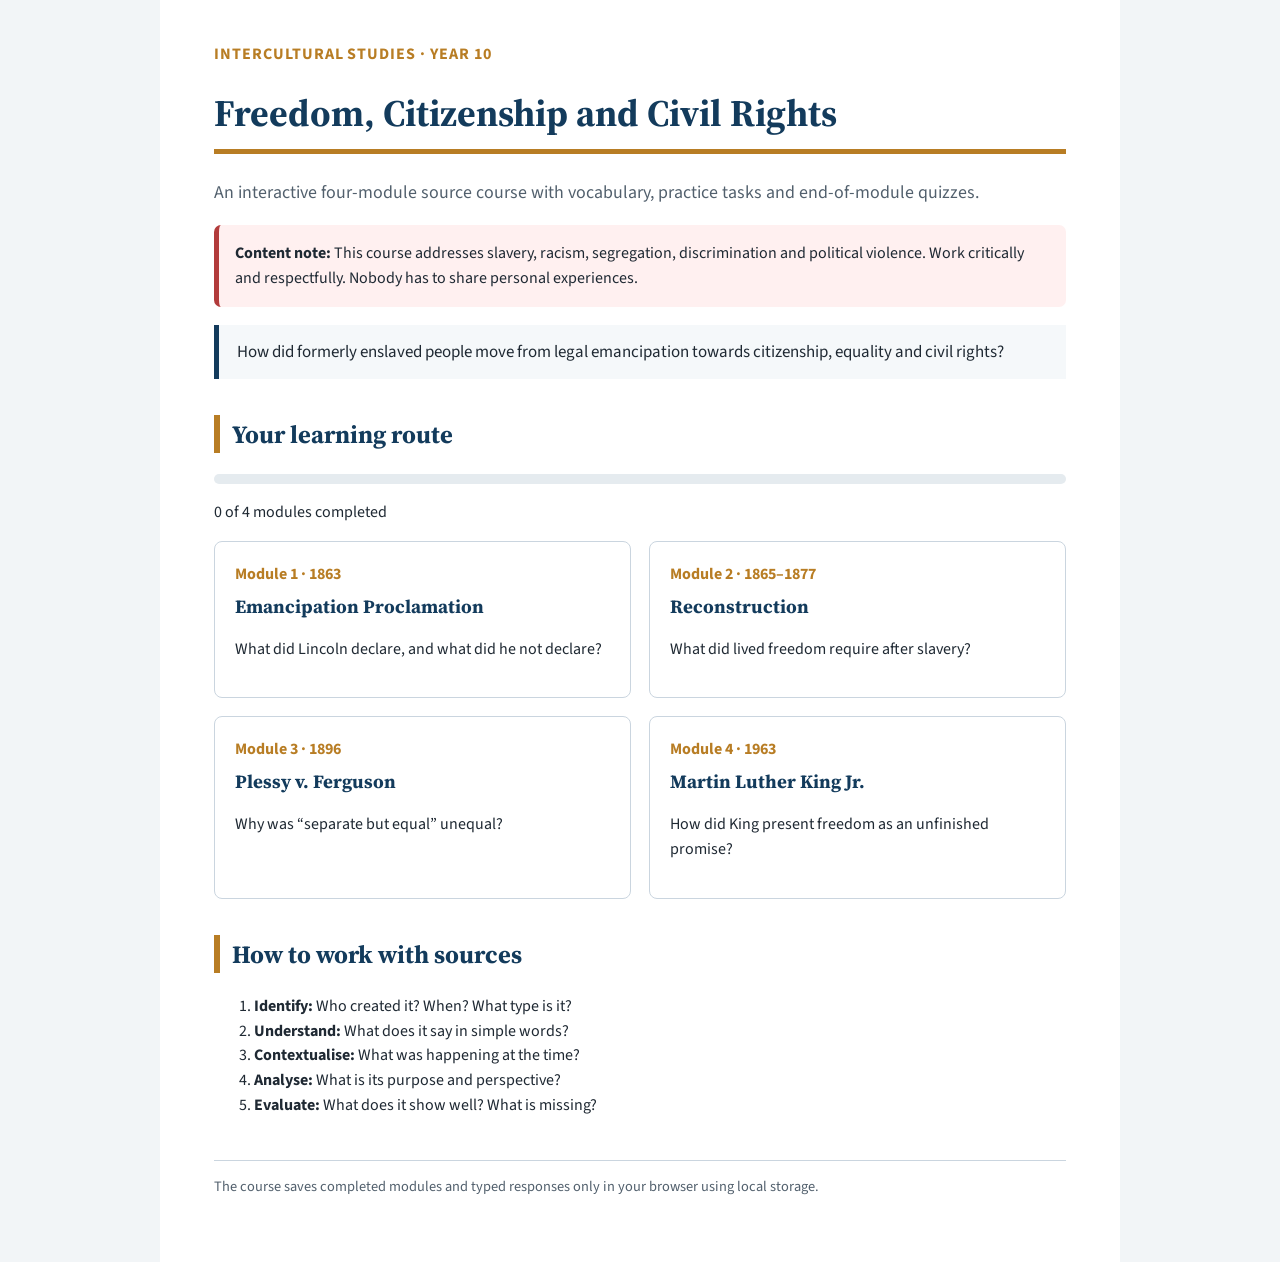
<file: index.html>
<!doctype html><html lang="en"><head><meta charset="utf-8"><meta name="viewport" content="width=device-width,initial-scale=1"><title>Freedom, Citizenship and Civil Rights</title><link rel="stylesheet" href="styles.css"></head><body><main class="container"><p class="eyebrow">Intercultural Studies · Year 10</p><h1>Freedom, Citizenship and Civil Rights</h1><p class="subtitle">An interactive four-module source course with vocabulary, practice tasks and end-of-module quizzes.</p><div class="notice"><strong>Content note:</strong> This course addresses slavery, racism, segregation, discrimination and political violence. Work critically and respectfully. Nobody has to share personal experiences.</div><blockquote>How did formerly enslaved people move from legal emancipation towards citizenship, equality and civil rights?</blockquote><h2>Your learning route</h2><div class="progress"><span id="bar"></span></div><p id="progressText">0 of 4 modules completed</p><div class="module-grid"><a class="module-card" href="module-1-emancipation.html"><span>Module 1 · 1863</span><h3>Emancipation Proclamation</h3><p>What did Lincoln declare, and what did he not declare?</p></a><a class="module-card" href="module-2-reconstruction.html"><span>Module 2 · 1865–1877</span><h3>Reconstruction</h3><p>What did lived freedom require after slavery?</p></a><a class="module-card" href="module-3-plessy.html"><span>Module 3 · 1896</span><h3>Plessy v. Ferguson</h3><p>Why was “separate but equal” unequal?</p></a><a class="module-card" href="module-4-king.html"><span>Module 4 · 1963</span><h3>Martin Luther King Jr.</h3><p>How did King present freedom as an unfinished promise?</p></a></div><h2>How to work with sources</h2><ol><li><strong>Identify:</strong> Who created it? When? What type is it?</li><li><strong>Understand:</strong> What does it say in simple words?</li><li><strong>Contextualise:</strong> What was happening at the time?</li><li><strong>Analyse:</strong> What is its purpose and perspective?</li><li><strong>Evaluate:</strong> What does it show well? What is missing?</li></ol><footer class="footer">The course saves completed modules and typed responses only in your browser using local storage.</footer></main><script>let n=0;['m1','m2','m3','m4'].forEach(x=>{if(localStorage.getItem('complete-'+x))n++});document.getElementById('bar').style.width=(n*25)+'%';document.getElementById('progressText').textContent=n+' of 4 modules completed';</script></body></html>
</file>
<file: styles.css>
@import url('https://fonts.googleapis.com/css2?family=Source+Sans+3:wght@400;600;700&family=Source+Serif+4:opsz,wght@8..60,600;8..60,700&display=swap');
:root{--navy:#133b5c;--blue:#e8f2f8;--gold:#b87d24;--ink:#1f2933;--muted:#52606d;--line:#cad5df;--green:#e8f6eb;--red:#fff0f0;--paper:#fff}*{box-sizing:border-box}body{margin:0;background:#f2f5f7;color:var(--ink);font-family:'Source Sans 3',Arial,sans-serif;line-height:1.55}.container{max-width:960px;margin:0 auto;background:#fff;min-height:100vh;padding:42px 54px 64px}.nav{display:flex;justify-content:space-between;gap:16px;border-bottom:1px solid var(--line);padding-bottom:14px;margin-bottom:24px}.nav a{color:var(--navy);font-weight:700;text-decoration:none}.eyebrow{margin:0;color:var(--gold);font-weight:700;text-transform:uppercase;letter-spacing:.06em}.subtitle{margin-top:0;color:var(--muted);font-size:1.12rem}h1,h2,h3{font-family:'Source Serif 4',Georgia,serif;color:var(--navy)}h1{font-size:2.35rem;line-height:1.15;border-bottom:5px solid var(--gold);padding-bottom:14px}h2{font-size:1.55rem;border-left:6px solid var(--gold);padding-left:12px;margin-top:36px}h3{margin-bottom:8px}.notice,.note,.feedback,.source-box,.task-box{padding:16px;border-radius:7px;margin:18px 0}.notice{background:#fff0f0;border-left:5px solid #b23b3b}.note{background:#fff7e3;border-left:5px solid var(--gold)}.source-box{background:#f5f8fa;border:1px solid var(--line)}.task-box{background:#f8fcfe;border:1px solid #b9d5e7}.visual{margin:18px 0;padding:12px;border:1px solid var(--line);background:#fafafa}.visual img{max-width:100%;display:block;margin:auto;max-height:440px;object-fit:contain}.caption,.small{font-size:.9rem;color:var(--muted)}blockquote{margin:16px 0;padding:14px 18px;border-left:5px solid var(--navy);background:#f5f8fa;font-size:1.06rem}table{width:100%;border-collapse:collapse;margin:16px 0}th,td{border:1px solid #b9c5cf;padding:9px;vertical-align:top}th{background:var(--blue);color:var(--navy)}label{display:block;margin:8px 0;cursor:pointer}input[type=text],textarea{width:100%;font:inherit;padding:9px;border:1px solid #9eacb8;border-radius:5px;background:#fff}textarea{min-height:92px}.btn{appearance:none;border:none;background:var(--navy);color:#fff;padding:10px 16px;border-radius:5px;font:700 1rem 'Source Sans 3',Arial;cursor:pointer;margin:12px 8px 4px 0}.btn:hover{background:#0e2d45}.btn.secondary{background:#607383}.feedback{display:none}.feedback.ok{display:block;background:var(--green);border-left:5px solid #378147}.feedback.error{display:block;background:var(--red);border-left:5px solid #b23b3b}.score{font-weight:700;color:var(--navy)}.quiz-question{padding:14px 0;border-bottom:1px solid var(--line)}.quiz-question:last-child{border-bottom:none}.drag-list{list-style:none;padding:0;margin:8px 0}.drag-list li{background:#fff;border:1px solid #b9c5cf;padding:10px;margin:7px 0;border-radius:5px;cursor:grab}.dropzone{border:2px dashed #98acba;padding:14px;border-radius:6px;min-height:55px;background:#fff;margin:8px 0}.hidden-answer{display:none}.progress{height:10px;background:#e5ebef;border-radius:9px;overflow:hidden}.progress>span{display:block;height:100%;width:0;background:var(--gold);transition:width .3s}.module-grid{display:grid;grid-template-columns:repeat(2,minmax(0,1fr));gap:18px}.module-card{display:block;text-decoration:none;border:1px solid var(--line);padding:20px;border-radius:8px;color:var(--ink)}.module-card:hover{box-shadow:0 8px 20px #123b5c1a}.module-card h3{margin:5px 0}.module-card span{color:var(--gold);font-weight:700}.footer{border-top:1px solid var(--line);padding-top:15px;margin-top:42px;font-size:.9rem;color:var(--muted)}@media(max-width:700px){.container{padding:28px 20px}.module-grid{grid-template-columns:1fr}h1{font-size:2rem}}@media print{body{background:#fff}.container{max-width:none;padding:0}.nav,.btn,.progress{display:none}.feedback{display:block;border:1px solid #ccc;background:#fff}.hidden-answer{display:block}}
</file>
